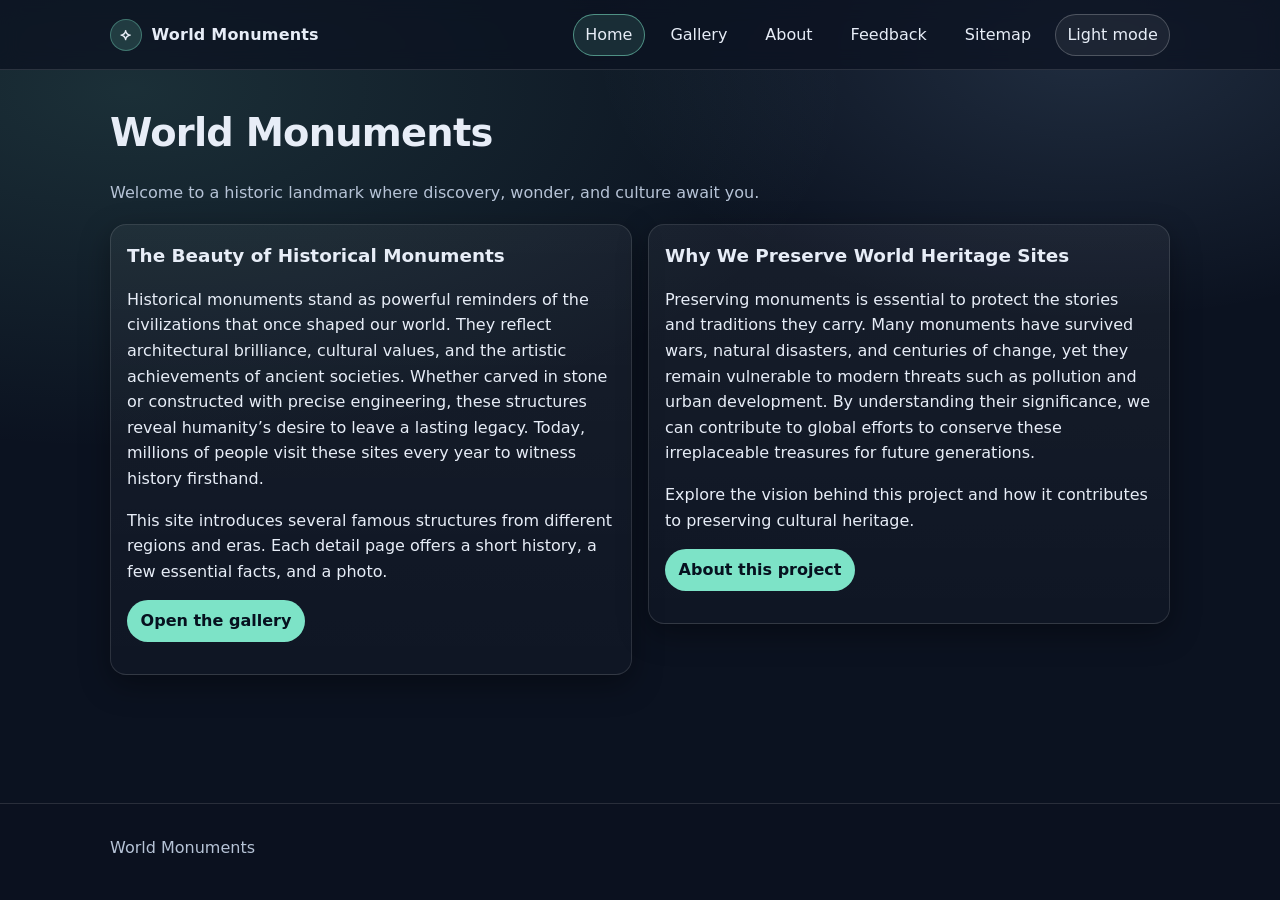
<file: index.html>
<!doctype html>
<html lang="en">
<head>
  <meta charset="utf-8">
  <meta name="viewport" content="width=device-width, initial-scale=1">
  <title>World Monuments | Home</title>
  <meta name="description" content="Explore a curated set of world monuments with short histories, key facts, and a responsive gallery.">
  <link rel="stylesheet" href="css/styles.css">
</head>
<body>
  <header class="site-header">
    <div class="container header-inner">
      <a class="brand" href="index.html">
        <span class="brand-mark" aria-hidden="true">⟡</span>
        <span class="brand-name">World Monuments</span>
      </a>
      <div class="header-actions">
        <nav class="site-nav" aria-label="Primary">
        <a href="index.html">Home</a>
        <a href="gallery.html">Gallery</a>
        <a href="about.html">About</a>
        <a href="feedback.html">Feedback</a>
        <a href="sitemap.html">Sitemap</a>
      </nav>
        <button id="darkModeBtn" class="theme-toggle" type="button" aria-pressed="false" aria-label="Switch to light mode">Light mode</button>
      </div>
    </div>
  </header>

  <main class="container">
    <h1>World Monuments</h1>

    <section class="lead">
      <p>Welcome to a historic landmark where discovery, wonder, and culture await you.</p>
    </section>

    <section aria-label="Featured reading" class="content-grid">
      <article class="card">
        <h2>The Beauty of Historical Monuments</h2>
        <p>Historical monuments stand as powerful reminders of the civilizations that once shaped our world.
            They reflect architectural brilliance, cultural values, and the artistic achievements of ancient societies.
            Whether carved in stone or constructed with precise engineering, these structures reveal humanity’s desire
            to leave a lasting legacy. Today, millions of people visit these sites every year to
            witness history firsthand.
        </p>

        <p>This site introduces several famous structures from different regions and eras. Each detail page offers a short history, a few essential facts, and a photo. </p>
        <p><a class="button" href="gallery.html">Open the gallery</a></p>
      </article>

      <article class="card">
        <h2>Why We Preserve World Heritage Sites</h2>
       <p>Preserving monuments is essential to protect the stories and traditions they carry.
                              Many monuments have survived wars, natural disasters, and centuries of change, yet they
                              remain
                              vulnerable to modern threats such as pollution and urban development. By understanding
                              their significance,
                              we can contribute to global efforts to conserve these irreplaceable treasures for future
                              generations.</p>
        <p>Explore the vision behind this project and how it contributes to preserving cultural heritage.</p>

        <p><a class="button" href="about.html">About this project</a></p>
      </article>
    </section>


  </main>
  <footer class="site-footer">
    <div class="container">
      <p>World Monuments</p>
    </div>
  </footer>
  <script src="js/main.js" defer></script>
</body>
</html>
</file>
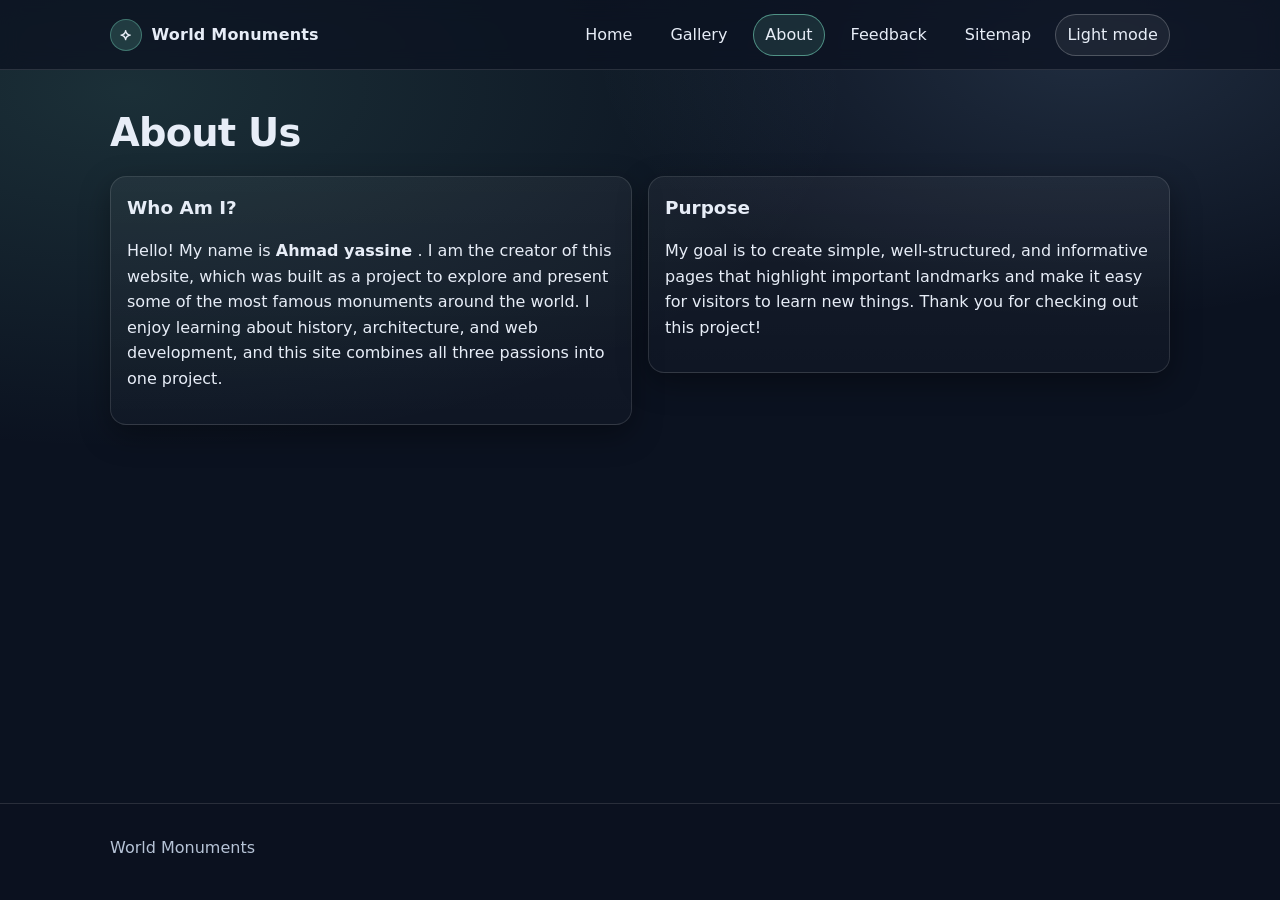
<file: about.html>
<!doctype html>
<html lang="en">
<head>
  <meta charset="utf-8">
  <meta name="viewport" content="width=device-width, initial-scale=1">
  <title>World Monuments | About</title>
  <meta name="description" content="About the World Monuments project: team members and purpose.">
  <link rel="stylesheet" href="css/styles.css">
</head>
<body>
  <header class="site-header">
    <div class="container header-inner">
      <a class="brand" href="index.html">
        <span class="brand-mark" aria-hidden="true">⟡</span>
        <span class="brand-name">World Monuments</span>
      </a>
      <div class="header-actions">
        <nav class="site-nav" aria-label="Primary">
        <a href="index.html">Home</a>
        <a href="gallery.html">Gallery</a>
        <a href="about.html">About</a>
        <a href="feedback.html">Feedback</a>
        <a href="sitemap.html">Sitemap</a>
      </nav>
        <button id="darkModeBtn" class="theme-toggle" type="button" aria-pressed="false" aria-label="Switch to light mode">Light mode</button>
      </div>
    </div>
  </header>

  <main class="container">
    <h1>About Us</h1>

    <section class="content-grid" aria-label="About content">
      <article class="card">
        <h2>Who Am I?</h2>
        <p>
            Hello! My name is
            <strong>
                  Ahmad yassine
            </strong>
            . I am the creator of this website, which was built as a project
            to explore and present some of the most famous monuments around the world. I enjoy
            learning about
            history, architecture, and web development, and this site combines all three passions into
            one
            project.
          </p>
      </article>

      <article class="card">
        <h2>Purpose</h2>
        <p>
            My goal is to create simple, well-structured, and informative pages that highlight
            important
            landmarks and make it easy for visitors to learn new things. Thank you for checking out
            this
            project!
          </p>
      </article>
    </section>

  </main>
  <footer class="site-footer">
    <div class="container">
      <p>World Monuments</p>
    </div>
  </footer>
  <script src="js/main.js" defer></script>
</body>
</html>
</file>
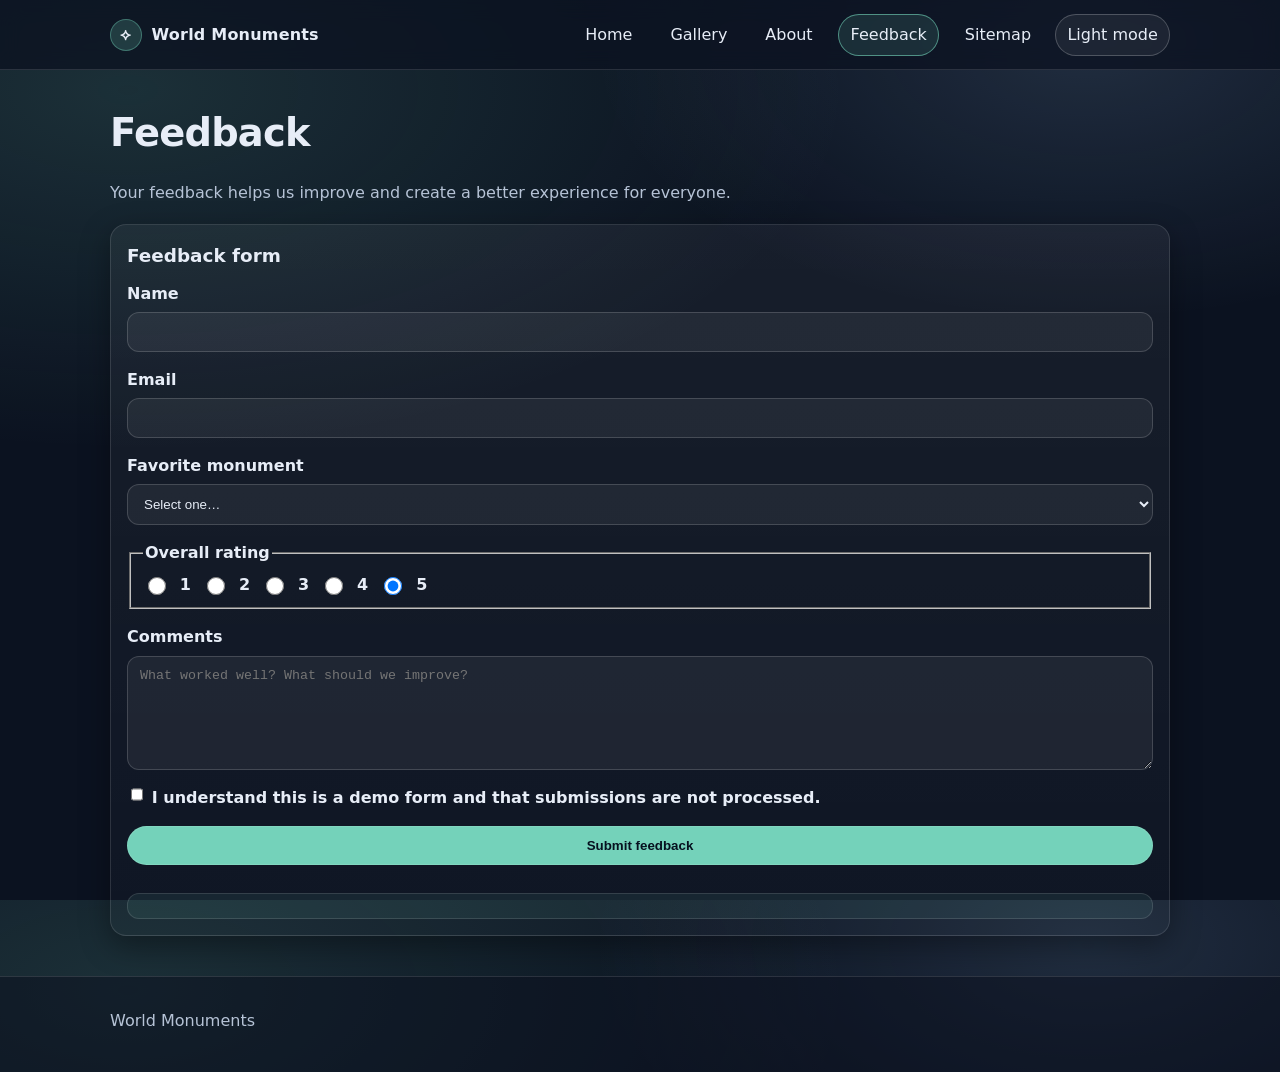
<file: feedback.html>
<!doctype html>
<html lang="en">
<head>
  <meta charset="utf-8">
  <meta name="viewport" content="width=device-width, initial-scale=1">
  <title>World Monuments | Feedback</title>
  <meta name="description" content="Send feedback about the World Monuments site using an accessible HTML form.">
  <link rel="stylesheet" href="css/styles.css">
</head>
<body>
  <header class="site-header">
    <div class="container header-inner">
      <a class="brand" href="index.html">
        <span class="brand-mark" aria-hidden="true">⟡</span>
        <span class="brand-name">World Monuments</span>
      </a>
      <div class="header-actions">
        <nav class="site-nav" aria-label="Primary">
        <a href="index.html">Home</a>
        <a href="gallery.html">Gallery</a>
        <a href="about.html">About</a>
        <a href="feedback.html">Feedback</a>
        <a href="sitemap.html">Sitemap</a>
      </nav>
        <button id="darkModeBtn" class="theme-toggle" type="button" aria-pressed="false" aria-label="Switch to light mode">Light mode</button>
      </div>
    </div>
  </header>

  <main class="container">
    <h1>Feedback</h1>

    <section class="lead">
     <p>Your feedback helps us improve and create a better experience for everyone.</p>
    </section>

    <section class="card">
      <h2>Feedback form</h2>

      <form action="" method="post" class="form">
        <div class="form-row">
          <label for="name">Name</label>
          <input id="name" name="name" type="text" autocomplete="name" required>
        </div>

        <div class="form-row">
          <label for="email">Email</label>
          <input id="email" name="email" type="email" autocomplete="email" required>
        </div>

        <div class="form-row">
          <label for="favorite">Favorite monument</label>
          <select id="favorite" name="favorite">
            <option value="">Select one…</option>
            <option value="pyramid">Great Pyramid of Giza</option>
            <option value="colosseum">Colosseum</option>
            <option value="taj">Taj Mahal</option>
            <option value="eiffel">Eiffel Tower</option>
            <option value="machu">Machu Picchu</option>
            <option value="petra">Petra (Al-Khazneh)</option>
          </select>
        </div>

        <fieldset class="form-row">
          <legend>Overall rating</legend>
          <div class="radio-row">
            <input id="rate-1" name="rating" type="radio" value="1">
            <label for="rate-1">1</label>

            <input id="rate-2" name="rating" type="radio" value="2">
            <label for="rate-2">2</label>

            <input id="rate-3" name="rating" type="radio" value="3">
            <label for="rate-3">3</label>

            <input id="rate-4" name="rating" type="radio" value="4">
            <label for="rate-4">4</label>

            <input id="rate-5" name="rating" type="radio" value="5" checked>
            <label for="rate-5">5</label>
          </div>
        </fieldset>

        <div class="form-row">
          <label for="message">Comments</label>
          <textarea id="message" name="message" rows="6" placeholder="What worked well? What should we improve?"></textarea>
        </div>

        <div class="form-row checkbox-row">
          <input id="consent" name="consent" type="checkbox" required>
          <label for="consent">I understand this is a demo form and that submissions are not processed.</label>
        </div>

        <div class="form-row">
          <button type="submit">Submit feedback</button>
        </div>
      
        <p id="formStatus" class="form-status" role="status" aria-live="polite"></p>
      </form>
    </section>
  </main>
  <footer class="site-footer">
    <div class="container">
      <p>World Monuments</p>
    </div>
  </footer>
  <script src="js/main.js" defer></script>
</body>
</html>
</file>
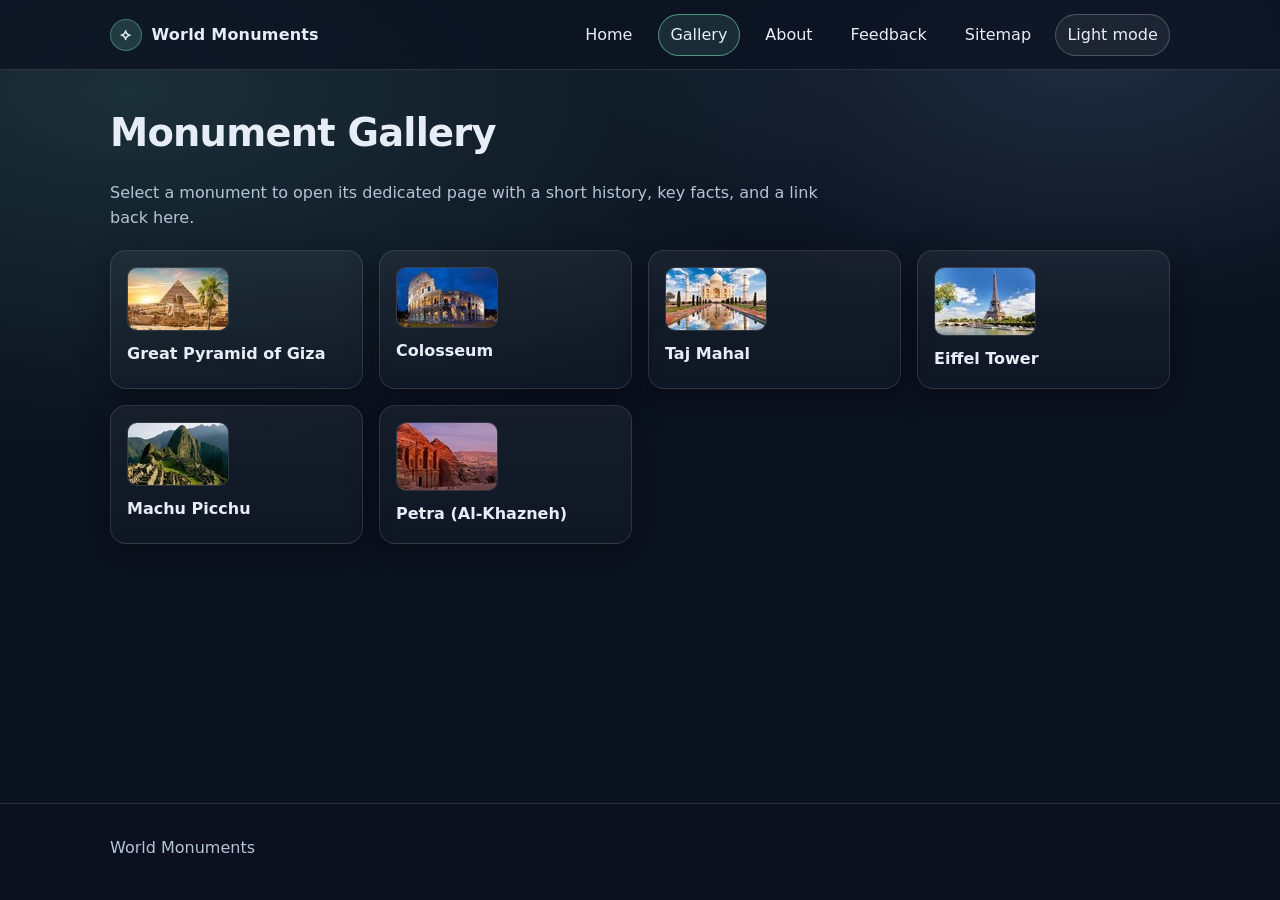
<file: gallery.html>
<!doctype html>
<html lang="en">
<head>
  <meta charset="utf-8">
  <meta name="viewport" content="width=device-width, initial-scale=1">
  <title>World Monuments | Gallery</title>
  <meta name="description" content="Browse monument thumbnails in a responsive grid and open individual detail pages for history and facts.">
  <link rel="stylesheet" href="css/styles.css">
</head>
<body>
  <header class="site-header">
    <div class="container header-inner">
      <a class="brand" href="index.html">
        <span class="brand-mark" aria-hidden="true">⟡</span>
        <span class="brand-name">World Monuments</span>
      </a>
      <div class="header-actions">
        <nav class="site-nav" aria-label="Primary">
        <a href="index.html">Home</a>
        <a href="gallery.html">Gallery</a>
        <a href="about.html">About</a>
        <a href="feedback.html">Feedback</a>
        <a href="sitemap.html">Sitemap</a>
      </nav>
        <button id="darkModeBtn" class="theme-toggle" type="button" aria-pressed="false" aria-label="Switch to light mode">Light mode</button>
      </div>
    </div>
  </header>

  <main class="container">
    <h1>Monument Gallery</h1>

    <section class="lead">
      <p>Select a monument to open its dedicated page with a short history, key facts, and a link back here.</p>
    </section>

    <section class="gallery-grid" aria-label="Monument thumbnails">
      
      <article class="card gallery-item">
        <a class="gallery-link" href="monument-1.html">
          <figure>
            <img src="images/Giza-thumb.jpg" alt="Illustration thumbnail of the Great Pyramid of Giza" loading="lazy">
            <figcaption>Great Pyramid of Giza</figcaption>
          </figure>
        </a>
      </article>
    
      <article class="card gallery-item">
        <a class="gallery-link" href="monument-2.html">
          <figure>
            <img src="images/colosseum-thumb.jpeg" alt="Illustration thumbnail of the Roman Colosseum" loading="lazy">
            <figcaption>Colosseum</figcaption>
          </figure>
        </a>
      </article>
    
      <article class="card gallery-item">
        <a class="gallery-link" href="monument-3.html">
          <figure>
            <img src="images/taj mahal-thumb.jpeg" alt="Illustration thumbnail of the Taj Mahal" loading="lazy">
            <figcaption>Taj Mahal</figcaption>
          </figure>
        </a>
      </article>
    
      <article class="card gallery-item">
        <a class="gallery-link" href="monument-4.html">
          <figure>
            <img src="images/eifle-thumb.jpg" alt="Illustration thumbnail of the Eiffel Tower" loading="lazy">
            <figcaption>Eiffel Tower</figcaption>
          </figure>
        </a>
      </article>
    
      <article class="card gallery-item">
        <a class="gallery-link" href="monument-5.html">
          <figure>
            <img src="images/machu picchu-thumb.jpeg" alt="Illustration thumbnail of Machu Picchu terraces" loading="lazy">
            <figcaption>Machu Picchu</figcaption>
          </figure>
        </a>
      </article>
    
      <article class="card gallery-item">
        <a class="gallery-link" href="monument-6.html">
          <figure>
            <img src="images/petra al khazneh-thumb.jpeg" alt="Illustration thumbnail of Petra's Treasury façade" loading="lazy">
            <figcaption>Petra (Al-Khazneh)</figcaption>
          </figure>
        </a>
      </article>
    
    </section>
  </main>
  <footer class="site-footer">
    <div class="container">
      <p>World Monuments</p>
    </div>
  </footer>
  <script src="js/main.js" defer></script>
</body>
</html>
</file>
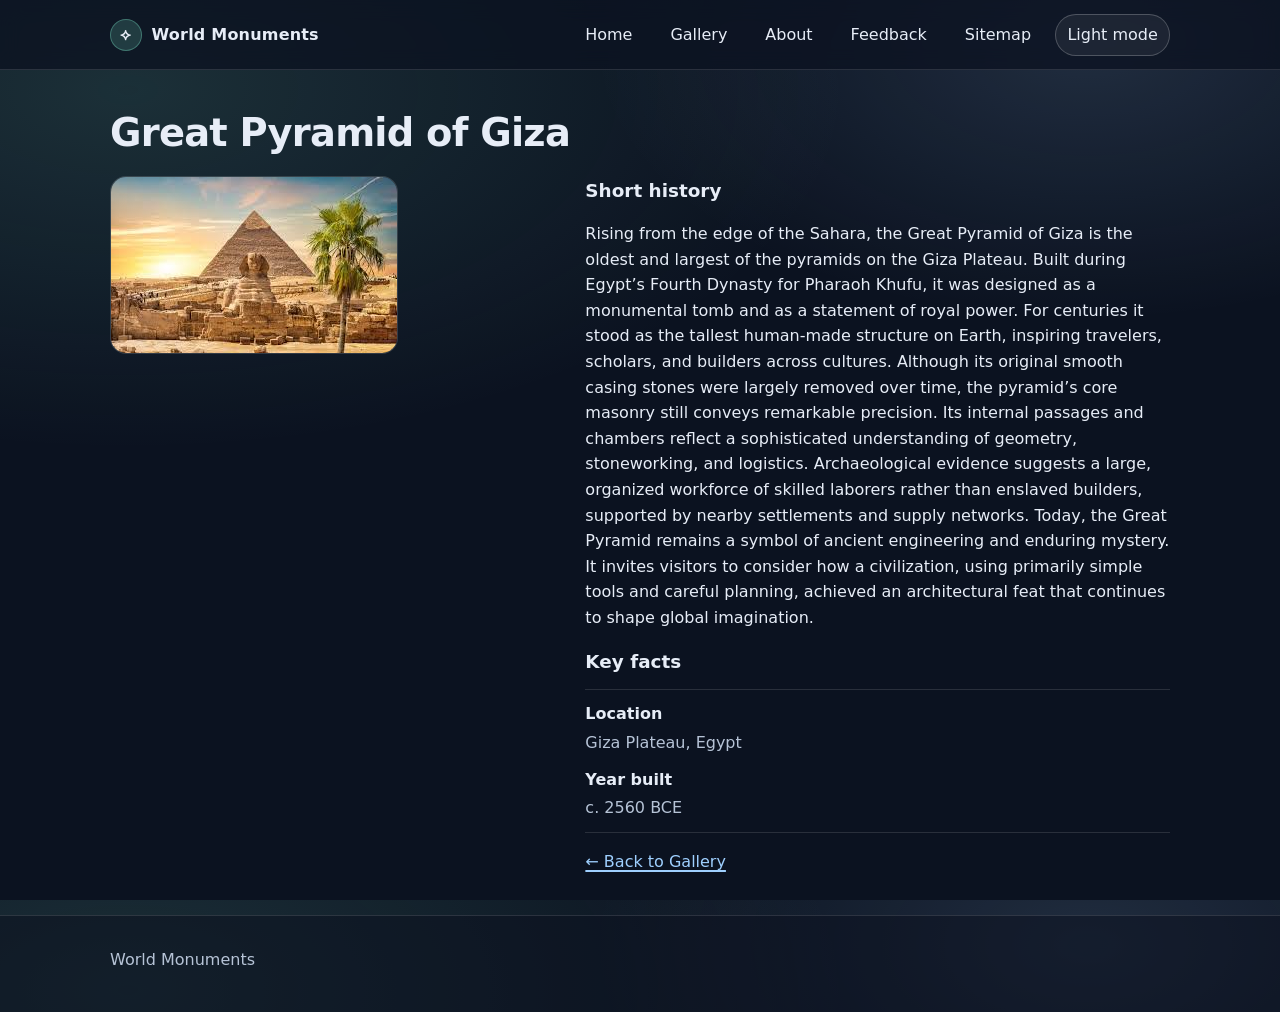
<file: monument-1.html>
<!doctype html>
<html lang="en">
<head>
  <meta charset="utf-8">
  <meta name="viewport" content="width=device-width, initial-scale=1">
  <title>World Monuments | Great Pyramid of Giza</title>
  <meta name="description" content="History and facts for Great Pyramid of Giza.">
  <link rel="stylesheet" href="css/styles.css">
</head>
<body>
  <header class="site-header">
    <div class="container header-inner">
      <a class="brand" href="index.html">
        <span class="brand-mark" aria-hidden="true">⟡</span>
        <span class="brand-name">World Monuments</span>
      </a>
      <div class="header-actions">
        <nav class="site-nav" aria-label="Primary">
        <a href="index.html">Home</a>
        <a href="gallery.html">Gallery</a>
        <a href="about.html">About</a>
        <a href="feedback.html">Feedback</a>
        <a href="sitemap.html">Sitemap</a>
      </nav>
        <button id="darkModeBtn" class="theme-toggle" type="button" aria-pressed="false" aria-label="Switch to light mode">Light mode</button>
      </div>
    </div>
  </header>

  <main class="container">
    <h1>Great Pyramid of Giza</h1>

    <section class="detail-layout" aria-label="Monument detail layout">
      <figure class="detail-figure">

        <img src="images/Giza.jpeg" alt="Stylized illustration of the Great Pyramid of Giza under a clear sky">

      </figure>

      <article class="detail-article">
        <h2>Short history</h2>
        <p>Rising from the edge of the Sahara, the Great Pyramid of Giza is the oldest and largest of the pyramids on the Giza Plateau. Built during Egypt’s Fourth Dynasty for Pharaoh Khufu, it was designed as a monumental tomb and as a statement of royal power. For centuries it stood as the tallest human-made structure on Earth, inspiring travelers, scholars, and builders across cultures.

Although its original smooth casing stones were largely removed over time, the pyramid’s core masonry still conveys remarkable precision. Its internal passages and chambers reflect a sophisticated understanding of geometry, stoneworking, and logistics. Archaeological evidence suggests a large, organized workforce of skilled laborers rather than enslaved builders, supported by nearby settlements and supply networks.

Today, the Great Pyramid remains a symbol of ancient engineering and enduring mystery. It invites visitors to consider how a civilization, using primarily simple tools and careful planning, achieved an architectural feat that continues to shape global imagination.</p>

        <h2>Key facts</h2>
        <dl class="facts">
          <dt>Location</dt>
          <dd>Giza Plateau, Egypt</dd>
          <dt>Year built</dt>
          <dd>c. 2560 BCE</dd>
        </dl>

        <p class="backlink"><a href="gallery.html">← Back to Gallery</a></p>
      </article>
    </section>
  </main>
  <footer class="site-footer">
    <div class="container">
      <p>World Monuments</p>
    </div>
  </footer>
  <script src="js/main.js" defer></script>
</body>
</html>
</file>
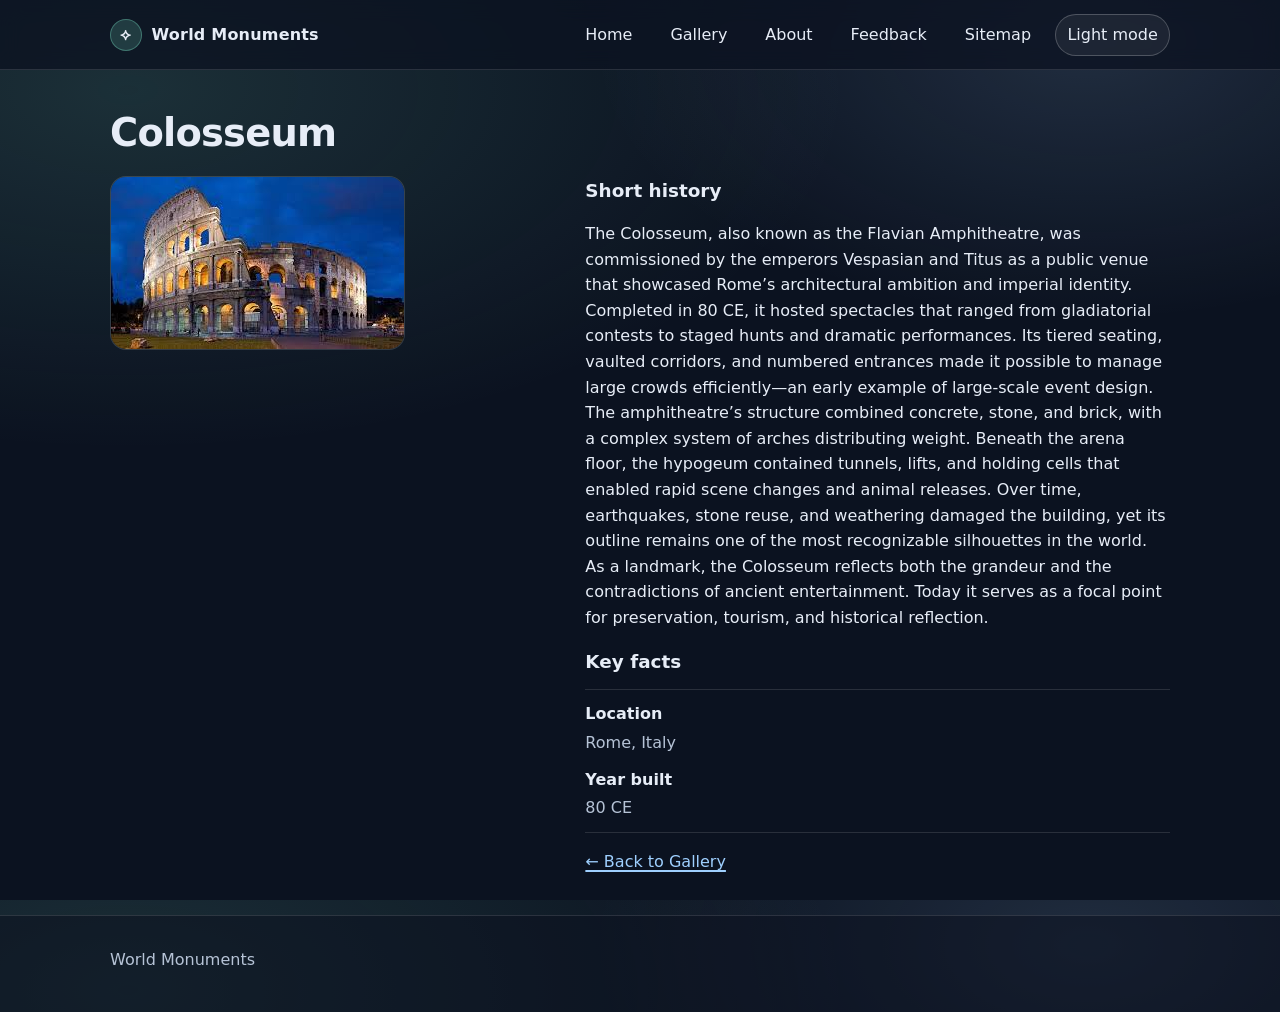
<file: monument-2.html>
<!doctype html>
<html lang="en">
<head>
  <meta charset="utf-8">
  <meta name="viewport" content="width=device-width, initial-scale=1">
  <title>World Monuments | Colosseum</title>
  <meta name="description" content="History and facts for Colosseum.">
  <link rel="stylesheet" href="css/styles.css">
</head>
<body>
  <header class="site-header">
    <div class="container header-inner">
      <a class="brand" href="index.html">
        <span class="brand-mark" aria-hidden="true">⟡</span>
        <span class="brand-name">World Monuments</span>
      </a>
      <div class="header-actions">
        <nav class="site-nav" aria-label="Primary">
        <a href="index.html">Home</a>
        <a href="gallery.html">Gallery</a>
        <a href="about.html">About</a>
        <a href="feedback.html">Feedback</a>
        <a href="sitemap.html">Sitemap</a>
      </nav>
        <button id="darkModeBtn" class="theme-toggle" type="button" aria-pressed="false" aria-label="Switch to light mode">Light mode</button>
      </div>
    </div>
  </header>

  <main class="container">
    <h1>Colosseum</h1>

    <section class="detail-layout" aria-label="Monument detail layout">
      <figure class="detail-figure">
        <img src="images/colosseum.jpeg" alt="Stylized illustration of the Colosseum with arched entrances">
        
      </figure>

      <article class="detail-article">
        <h2>Short history</h2>
        <p>The Colosseum, also known as the Flavian Amphitheatre, was commissioned by the emperors Vespasian and Titus as a public venue that showcased Rome’s architectural ambition and imperial identity. Completed in 80 CE, it hosted spectacles that ranged from gladiatorial contests to staged hunts and dramatic performances. Its tiered seating, vaulted corridors, and numbered entrances made it possible to manage large crowds efficiently—an early example of large-scale event design.

The amphitheatre’s structure combined concrete, stone, and brick, with a complex system of arches distributing weight. Beneath the arena floor, the hypogeum contained tunnels, lifts, and holding cells that enabled rapid scene changes and animal releases. Over time, earthquakes, stone reuse, and weathering damaged the building, yet its outline remains one of the most recognizable silhouettes in the world.

As a landmark, the Colosseum reflects both the grandeur and the contradictions of ancient entertainment. Today it serves as a focal point for preservation, tourism, and historical reflection.</p>

        <h2>Key facts</h2>
        <dl class="facts">
          <dt>Location</dt>
          <dd>Rome, Italy</dd>
          <dt>Year built</dt>
          <dd>80 CE</dd>
        </dl>

        <p class="backlink"><a href="gallery.html">← Back to Gallery</a></p>
      </article>
    </section>
  </main>
  <footer class="site-footer">
    <div class="container">
      <p>World Monuments</p>
    </div>
  </footer>
  <script src="js/main.js" defer></script>
</body>
</html>
</file>
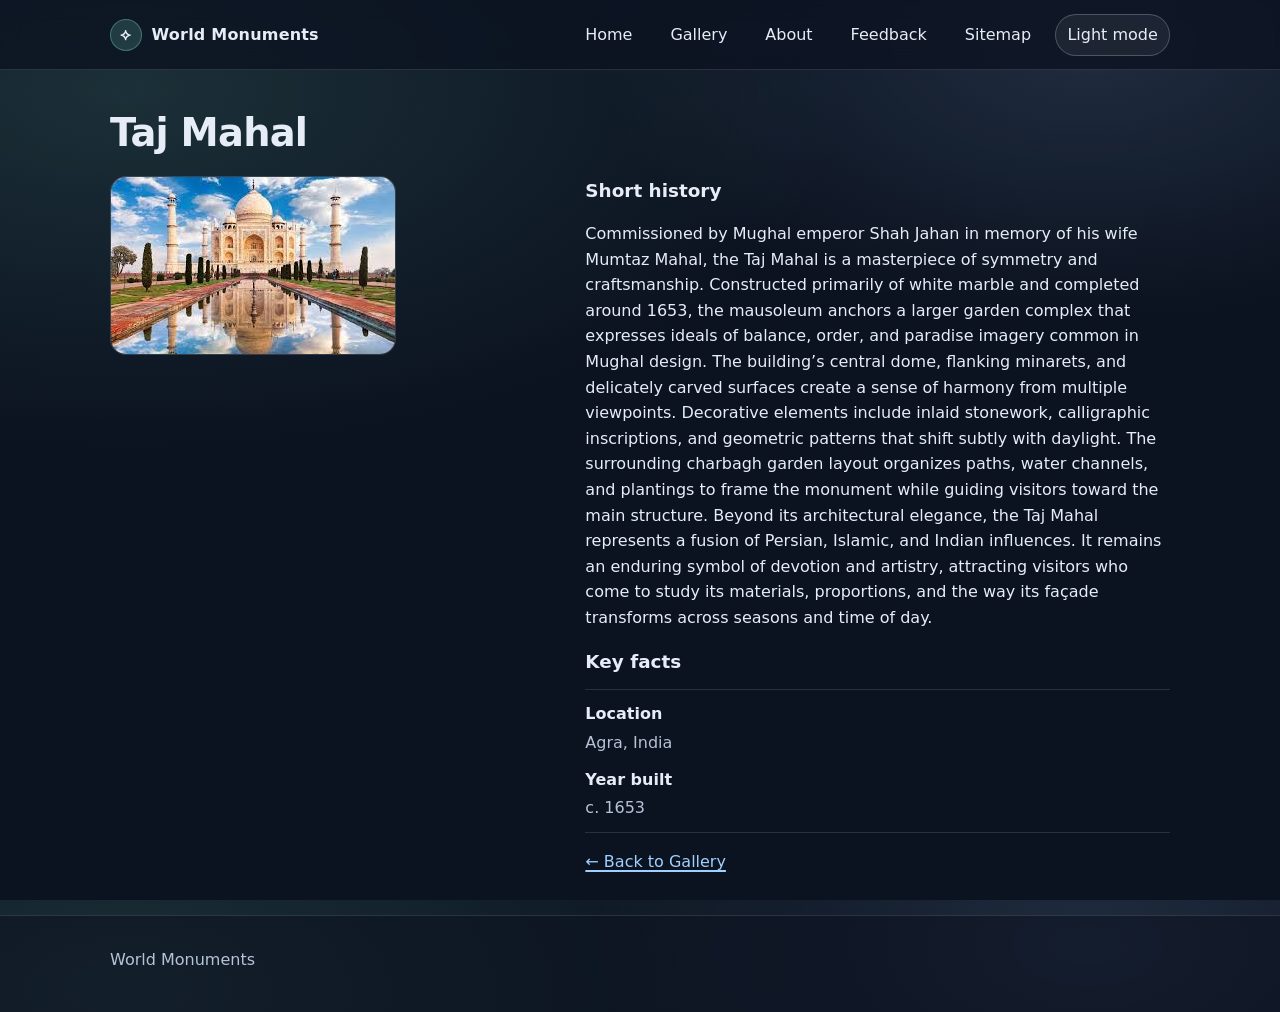
<file: monument-3.html>
<!doctype html>
<html lang="en">
<head>
  <meta charset="utf-8">
  <meta name="viewport" content="width=device-width, initial-scale=1">
  <title>World Monuments | Taj Mahal</title>
  <meta name="description" content="History and facts for Taj Mahal.">
  <link rel="stylesheet" href="css/styles.css">
</head>
<body>
  <header class="site-header">
    <div class="container header-inner">
      <a class="brand" href="index.html">
        <span class="brand-mark" aria-hidden="true">⟡</span>
        <span class="brand-name">World Monuments</span>
      </a>
      <div class="header-actions">
        <nav class="site-nav" aria-label="Primary">
        <a href="index.html">Home</a>
        <a href="gallery.html">Gallery</a>
        <a href="about.html">About</a>
        <a href="feedback.html">Feedback</a>
        <a href="sitemap.html">Sitemap</a>
      </nav>
        <button id="darkModeBtn" class="theme-toggle" type="button" aria-pressed="false" aria-label="Switch to light mode">Light mode</button>
      </div>
    </div>
  </header>

  <main class="container">
    <h1>Taj Mahal</h1>

    <section class="detail-layout" aria-label="Monument detail layout">
      <figure class="detail-figure">
        <img src="images/taj mahal.jpeg" alt="Stylized illustration of the Taj Mahal with its central dome and reflecting pool">
        
      </figure>

      <article class="detail-article">
        <h2>Short history</h2>
        <p>Commissioned by Mughal emperor Shah Jahan in memory of his wife Mumtaz Mahal, the Taj Mahal is a masterpiece of symmetry and craftsmanship. Constructed primarily of white marble and completed around 1653, the mausoleum anchors a larger garden complex that expresses ideals of balance, order, and paradise imagery common in Mughal design.

The building’s central dome, flanking minarets, and delicately carved surfaces create a sense of harmony from multiple viewpoints. Decorative elements include inlaid stonework, calligraphic inscriptions, and geometric patterns that shift subtly with daylight. The surrounding charbagh garden layout organizes paths, water channels, and plantings to frame the monument while guiding visitors toward the main structure.

Beyond its architectural elegance, the Taj Mahal represents a fusion of Persian, Islamic, and Indian influences. It remains an enduring symbol of devotion and artistry, attracting visitors who come to study its materials, proportions, and the way its façade transforms across seasons and time of day.</p>

        <h2>Key facts</h2>
        <dl class="facts">
          <dt>Location</dt>
          <dd>Agra, India</dd>
          <dt>Year built</dt>
          <dd>c. 1653</dd>
        </dl>

        <p class="backlink"><a href="gallery.html">← Back to Gallery</a></p>
      </article>
    </section>
  </main>
  <footer class="site-footer">
    <div class="container">
      <p>World Monuments</p>
    </div>
  </footer>
  <script src="js/main.js" defer></script>
</body>
</html>
</file>
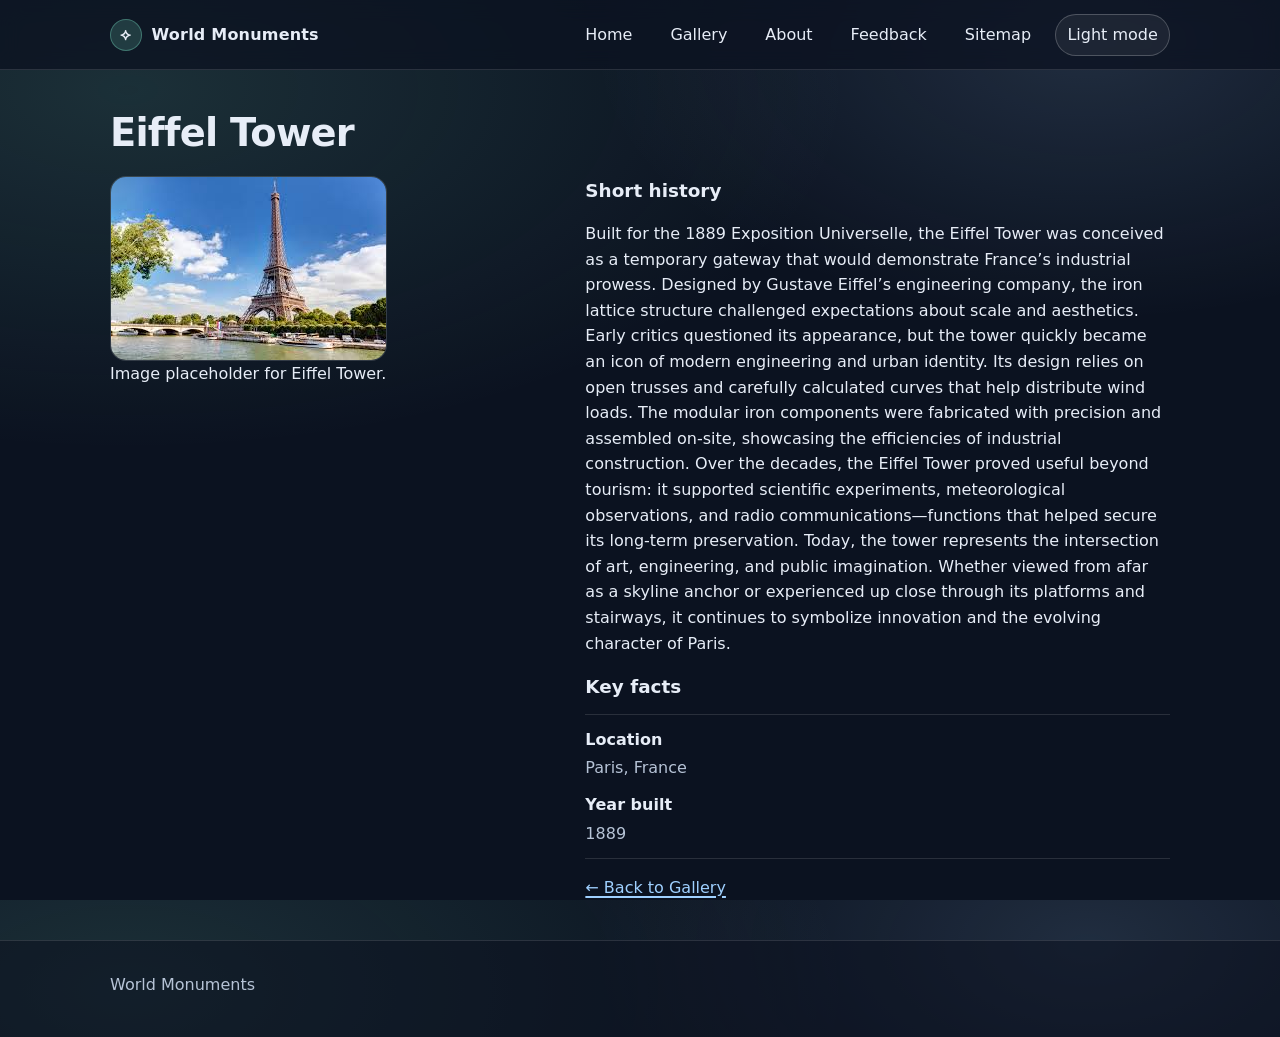
<file: monument-4.html>
<!doctype html>
<html lang="en">
<head>
  <meta charset="utf-8">
  <meta name="viewport" content="width=device-width, initial-scale=1">
  <title>World Monuments | Eiffel Tower</title>
  <meta name="description" content="History and facts for Eiffel Tower.">
  <link rel="stylesheet" href="css/styles.css">
</head>
<body>
  <header class="site-header">
    <div class="container header-inner">
      <a class="brand" href="index.html">
        <span class="brand-mark" aria-hidden="true">⟡</span>
        <span class="brand-name">World Monuments</span>
      </a>
      <div class="header-actions">
        <nav class="site-nav" aria-label="Primary">
        <a href="index.html">Home</a>
        <a href="gallery.html">Gallery</a>
        <a href="about.html">About</a>
        <a href="feedback.html">Feedback</a>
        <a href="sitemap.html">Sitemap</a>
      </nav>
        <button id="darkModeBtn" class="theme-toggle" type="button" aria-pressed="false" aria-label="Switch to light mode">Light mode</button>
      </div>
    </div>
  </header>

  <main class="container">
    <h1>Eiffel Tower</h1>

    <section class="detail-layout" aria-label="Monument detail layout">
      <figure class="detail-figure">
        <img src="images/eifle.jpeg" alt="Stylized illustration of the Eiffel Tower seen from the Champ de Mars">
        <figcaption>Image placeholder for Eiffel Tower.</figcaption>
      </figure>

      <article class="detail-article">
        <h2>Short history</h2>
        <p>Built for the 1889 Exposition Universelle, the Eiffel Tower was conceived as a temporary gateway that would demonstrate France’s industrial prowess. Designed by Gustave Eiffel’s engineering company, the iron lattice structure challenged expectations about scale and aesthetics. Early critics questioned its appearance, but the tower quickly became an icon of modern engineering and urban identity.

Its design relies on open trusses and carefully calculated curves that help distribute wind loads. The modular iron components were fabricated with precision and assembled on-site, showcasing the efficiencies of industrial construction. Over the decades, the Eiffel Tower proved useful beyond tourism: it supported scientific experiments, meteorological observations, and radio communications—functions that helped secure its long-term preservation.

Today, the tower represents the intersection of art, engineering, and public imagination. Whether viewed from afar as a skyline anchor or experienced up close through its platforms and stairways, it continues to symbolize innovation and the evolving character of Paris.</p>

        <h2>Key facts</h2>
        <dl class="facts">
          <dt>Location</dt>
          <dd>Paris, France</dd>
          <dt>Year built</dt>
          <dd>1889</dd>
        </dl>

        <p class="backlink"><a href="gallery.html">← Back to Gallery</a></p>
      </article>
    </section>
  </main>
  <footer class="site-footer">
    <div class="container">
      <p>World Monuments</p>
    </div>
  </footer>
  <script src="js/main.js" defer></script>
</body>
</html>
</file>
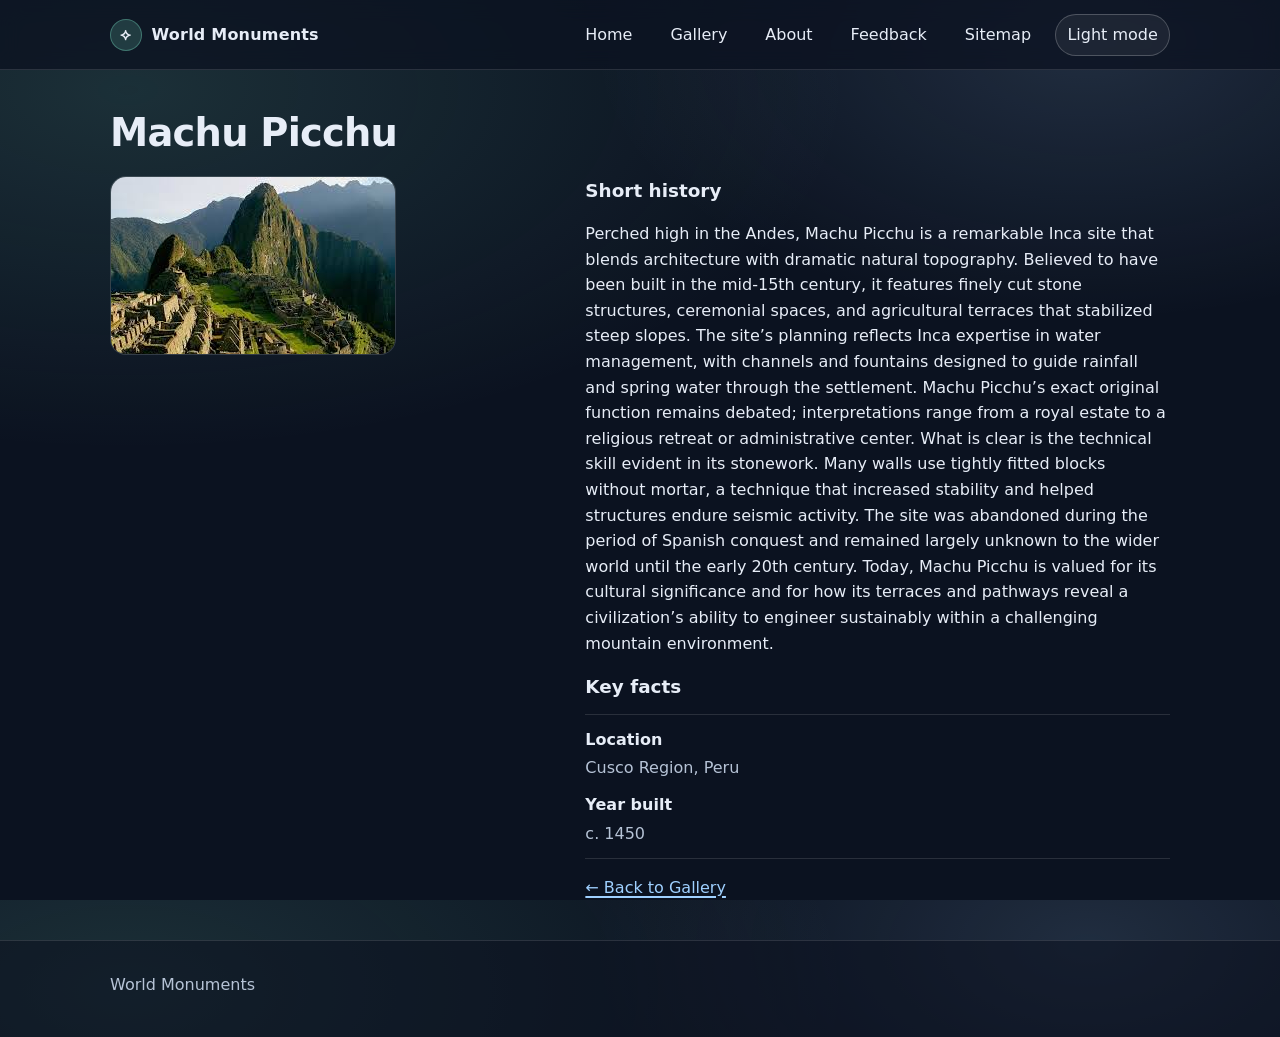
<file: monument-5.html>
<!doctype html>
<html lang="en">
<head>
  <meta charset="utf-8">
  <meta name="viewport" content="width=device-width, initial-scale=1">
  <title>World Monuments | Machu Picchu</title>
  <meta name="description" content="History and facts for Machu Picchu.">
  <link rel="stylesheet" href="css/styles.css">
</head>
<body>
  <header class="site-header">
    <div class="container header-inner">
      <a class="brand" href="index.html">
        <span class="brand-mark" aria-hidden="true">⟡</span>
        <span class="brand-name">World Monuments</span>
      </a>
      <div class="header-actions">
        <nav class="site-nav" aria-label="Primary">
        <a href="index.html">Home</a>
        <a href="gallery.html">Gallery</a>
        <a href="about.html">About</a>
        <a href="feedback.html">Feedback</a>
        <a href="sitemap.html">Sitemap</a>
      </nav>
        <button id="darkModeBtn" class="theme-toggle" type="button" aria-pressed="false" aria-label="Switch to light mode">Light mode</button>
      </div>
    </div>
  </header>

  <main class="container">
    <h1>Machu Picchu</h1>

    <section class="detail-layout" aria-label="Monument detail layout">
      <figure class="detail-figure">
        <img src="images/machu picchu.jpeg" alt="Stylized illustration of Machu Picchu with mountain terraces">
        
      </figure>

      <article class="detail-article">
        <h2>Short history</h2>
        <p>Perched high in the Andes, Machu Picchu is a remarkable Inca site that blends architecture with dramatic natural topography. Believed to have been built in the mid-15th century, it features finely cut stone structures, ceremonial spaces, and agricultural terraces that stabilized steep slopes. The site’s planning reflects Inca expertise in water management, with channels and fountains designed to guide rainfall and spring water through the settlement.

Machu Picchu’s exact original function remains debated; interpretations range from a royal estate to a religious retreat or administrative center. What is clear is the technical skill evident in its stonework. Many walls use tightly fitted blocks without mortar, a technique that increased stability and helped structures endure seismic activity.

The site was abandoned during the period of Spanish conquest and remained largely unknown to the wider world until the early 20th century. Today, Machu Picchu is valued for its cultural significance and for how its terraces and pathways reveal a civilization’s ability to engineer sustainably within a challenging mountain environment.</p>

        <h2>Key facts</h2>
        <dl class="facts">
          <dt>Location</dt>
          <dd>Cusco Region, Peru</dd>
          <dt>Year built</dt>
          <dd>c. 1450</dd>
        </dl>

        <p class="backlink"><a href="gallery.html">← Back to Gallery</a></p>
      </article>
    </section>
  </main>
  <footer class="site-footer">
    <div class="container">
      <p>World Monuments</p>
    </div>
  </footer>
  <script src="js/main.js" defer></script>
</body>
</html>
</file>
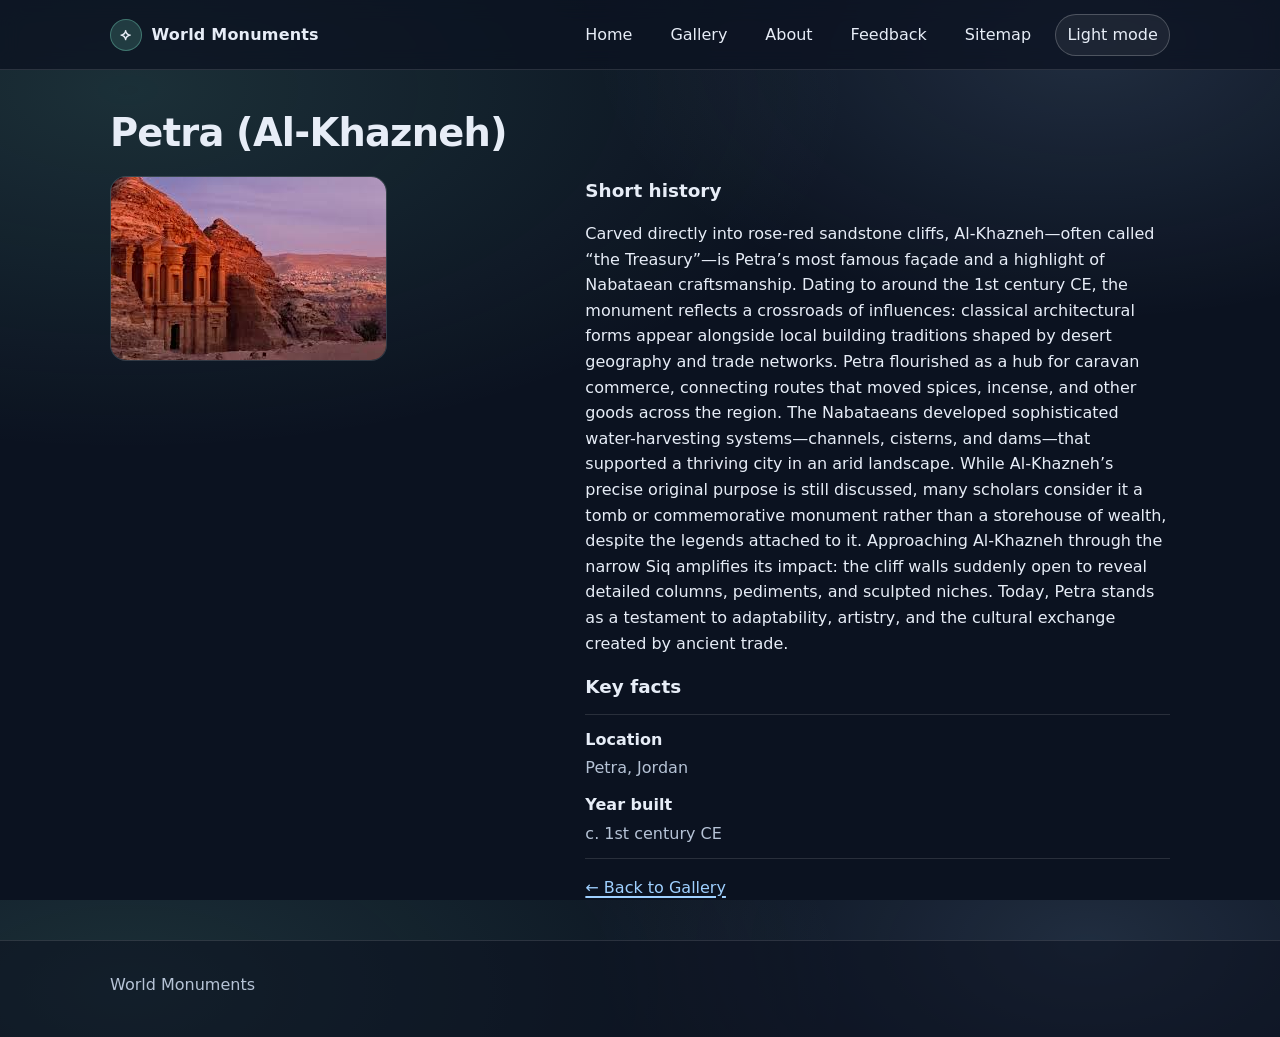
<file: monument-6.html>
<!doctype html>
<html lang="en">
<head>
  <meta charset="utf-8">
  <meta name="viewport" content="width=device-width, initial-scale=1">
  <title>World Monuments | Petra (Al-Khazneh)</title>
  <meta name="description" content="History and facts for Petra (Al-Khazneh).">
  <link rel="stylesheet" href="css/styles.css">
</head>
<body>
  <header class="site-header">
    <div class="container header-inner">
      <a class="brand" href="index.html">
        <span class="brand-mark" aria-hidden="true">⟡</span>
        <span class="brand-name">World Monuments</span>
      </a>
      <div class="header-actions">
        <nav class="site-nav" aria-label="Primary">
        <a href="index.html">Home</a>
        <a href="gallery.html">Gallery</a>
        <a href="about.html">About</a>
        <a href="feedback.html">Feedback</a>
        <a href="sitemap.html">Sitemap</a>
      </nav>
        <button id="darkModeBtn" class="theme-toggle" type="button" aria-pressed="false" aria-label="Switch to light mode">Light mode</button>
      </div>
    </div>
  </header>

  <main class="container">
    <h1>Petra (Al-Khazneh)</h1>

    <section class="detail-layout" aria-label="Monument detail layout">
      <figure class="detail-figure">
        <img src="images/petra al khazneh.jpeg" alt="Stylized illustration of Petra's Al-Khazneh carved into rose-colored rock">
        
      </figure>

      <article class="detail-article">
        <h2>Short history</h2>
        <p>Carved directly into rose-red sandstone cliffs, Al-Khazneh—often called “the Treasury”—is Petra’s most famous façade and a highlight of Nabataean craftsmanship. Dating to around the 1st century CE, the monument reflects a crossroads of influences: classical architectural forms appear alongside local building traditions shaped by desert geography and trade networks.

Petra flourished as a hub for caravan commerce, connecting routes that moved spices, incense, and other goods across the region. The Nabataeans developed sophisticated water-harvesting systems—channels, cisterns, and dams—that supported a thriving city in an arid landscape. While Al-Khazneh’s precise original purpose is still discussed, many scholars consider it a tomb or commemorative monument rather than a storehouse of wealth, despite the legends attached to it.

Approaching Al-Khazneh through the narrow Siq amplifies its impact: the cliff walls suddenly open to reveal detailed columns, pediments, and sculpted niches. Today, Petra stands as a testament to adaptability, artistry, and the cultural exchange created by ancient trade.</p>

        <h2>Key facts</h2>
        <dl class="facts">
          <dt>Location</dt>
          <dd>Petra, Jordan</dd>
          <dt>Year built</dt>
          <dd>c. 1st century CE</dd>
        </dl>

        <p class="backlink"><a href="gallery.html">← Back to Gallery</a></p>
      </article>
    </section>
  </main>
  <footer class="site-footer">
    <div class="container">
      <p>World Monuments</p>
    </div>
  </footer>
  <script src="js/main.js" defer></script>
</body>
</html>
</file>
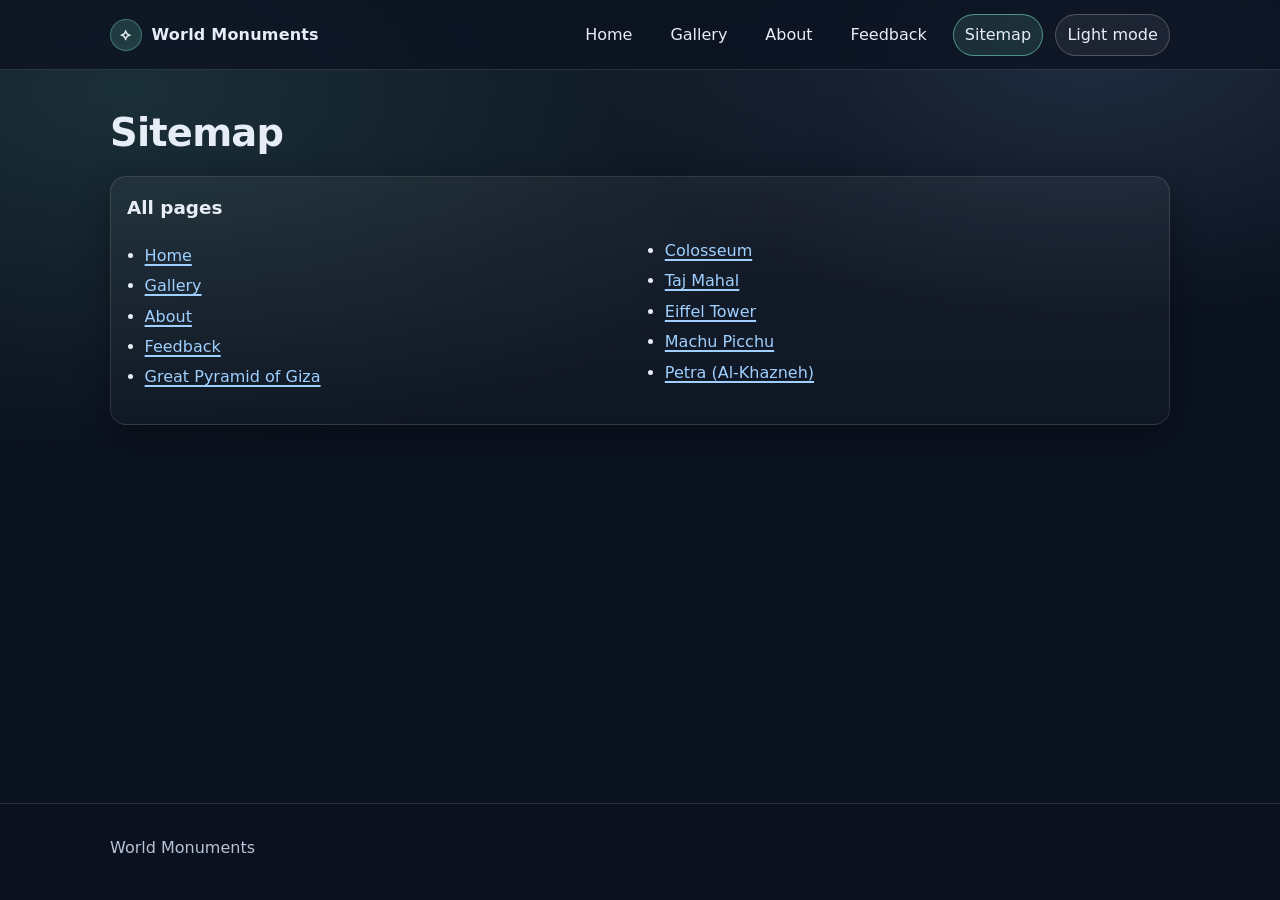
<file: sitemap.html>
<!doctype html>
<html lang="en">
<head>
  <meta charset="utf-8">
  <meta name="viewport" content="width=device-width, initial-scale=1">
  <title>World Monuments | Sitemap</title>
  <meta name="description" content="A simple sitemap listing all pages in the World Monuments static site.">
  <link rel="stylesheet" href="css/styles.css">
</head>
<body>
  <header class="site-header">
    <div class="container header-inner">
      <a class="brand" href="index.html">
        <span class="brand-mark" aria-hidden="true">⟡</span>
        <span class="brand-name">World Monuments</span>
      </a>
      <div class="header-actions">
        <nav class="site-nav" aria-label="Primary">
        <a href="index.html">Home</a>
        <a href="gallery.html">Gallery</a>
        <a href="about.html">About</a>
        <a href="feedback.html">Feedback</a>
        <a href="sitemap.html">Sitemap</a>
      </nav>
        <button id="darkModeBtn" class="theme-toggle" type="button" aria-pressed="false" aria-label="Switch to light mode">Light mode</button>
      </div>
    </div>
  </header>

  <main class="container">
    <h1>Sitemap</h1>

    <section class="card">
      <h2>All pages</h2>
      <ul class="sitemap-list">
        <li><a href="index.html">Home</a></li>
<li><a href="gallery.html">Gallery</a></li>
<li><a href="about.html">About</a></li>
<li><a href="feedback.html">Feedback</a></li>
<li><a href="monument-1.html">Great Pyramid of Giza</a></li>
<li><a href="monument-2.html">Colosseum</a></li>
<li><a href="monument-3.html">Taj Mahal</a></li>
<li><a href="monument-4.html">Eiffel Tower</a></li>
<li><a href="monument-5.html">Machu Picchu</a></li>
<li><a href="monument-6.html">Petra (Al-Khazneh)</a></li>
      </ul>
    </section>
  </main>
  <footer class="site-footer">
    <div class="container">
      <p>World Monuments</p>
    </div>
  </footer>
  <script src="js/main.js" defer></script>
</body>
</html>
</file>
<file: css/styles.css>
/* Base / Reset */
:root{
  --bg: #0b1220;
  --surface: #111b31;
  --card: #0f1a2f;
  --text: #e7edf7;
  --muted: #b6c3d6;
  --link: #9fd0ff;
  --accent: #7de3c7;
  --border: rgba(255,255,255,0.12);
  --shadow: 0 10px 30px rgba(0,0,0,0.35);
  --radius: 16px;
  --max: 1060px;
}

*{ box-sizing: border-box; }

html, body{
  margin: 0;
  padding: 0;
  height: 100%;
}

body{
  font-family: system-ui, -apple-system, Segoe UI, Roboto, Arial, sans-serif;
  line-height: 1.6;
  color: var(--text);
  background: radial-gradient(1200px 600px at 10% 10%, rgba(125,227,199,0.14), transparent 60%),
              radial-gradient(900px 500px at 85% 5%, rgba(159,208,255,0.14), transparent 55%),
              var(--bg);
  min-height: 100vh;
  display: flex;
  flex-direction: column;

  
}

img{
  max-width: 100%;
  height: auto;
  display: block;
}

a{
  color: var(--link);
  text-decoration-thickness: 2px;
  text-underline-offset: 3px;
}

a:hover{
  text-decoration-thickness: 3px;
}

.container{
  width: min(var(--max), calc(100% - 2rem));
  margin: 0 auto;
}

/* Focus styles (keyboard accessibility) */
a:focus-visible,
button:focus-visible,
input:focus-visible,
select:focus-visible,
textarea:focus-visible{
  outline: 3px solid var(--accent);
  outline-offset: 3px;
  border-radius: 10px;
}

/* Header / Nav */
.site-header{
  position: sticky;
  top: 0;
  z-index: 10;
  -webkit-backdrop-filter: blur(10px);
  backdrop-filter: blur(10px);
  background: rgba(11,18,32,0.75);
  border-bottom: 1px solid var(--border);
}

.header-inner{
  display: flex;
  align-items: center;
  justify-content: space-between;
  padding: 0.85rem 0;
  gap: 1rem;
}

.brand{
  display: inline-flex;
  gap: 0.6rem;
  align-items: center;
  text-decoration: none;
  color: var(--text);
  font-weight: 700;
  letter-spacing: 0.2px;
}

.brand-mark{
  width: 2rem;
  height: 2rem;
  display: inline-grid;
  place-items: center;
  border-radius: 999px;
  background: rgba(125,227,199,0.18);
  border: 1px solid rgba(125,227,199,0.35);
}

.site-nav{
  display: flex;
  gap: 0.85rem;
  flex-wrap: wrap;
}

.site-nav a{
  text-decoration: none;
  padding: 0.45rem 0.7rem;
  border-radius: 999px;
  border: 1px solid transparent;
  color: var(--text);
}

.site-nav a:hover{
  border-color: rgba(255,255,255,0.22);
  background: rgba(255,255,255,0.06);
}

/* Main content */
main{
  padding: 2rem 0 2.5rem;
  flex: 1;
}

h1{
  font-size: clamp(1.8rem, 3vw, 2.4rem);
  letter-spacing: -0.02em;
  margin: 0 0 0.75rem;
}

h2{
  font-size: 1.15rem;
  margin: 0 0 0.65rem;
}

.lead{
  color: var(--muted);
  margin-bottom: 1.2rem;
  max-width: 70ch;
}

.content-grid{
  display: grid;
  grid-template-columns: repeat(2, minmax(0, 1fr));
  gap: 1rem;
  align-items: start;
}

.card{
  background: linear-gradient(180deg, rgba(255,255,255,0.05), rgba(255,255,255,0.02));
  border: 1px solid var(--border);
  border-radius: var(--radius);
  padding: 1rem;
  box-shadow: var(--shadow);
}

.callout{
  margin-top: 1.2rem;
  padding: 1rem;
  border-radius: var(--radius);
  border: 1px dashed rgba(159,208,255,0.35);
  background: rgba(159,208,255,0.06);
}

.button{
  display: inline-block;
  text-decoration: none;
  color: #06111f;
  background: var(--accent);
  border-radius: 999px;
  padding: 0.5rem 0.85rem;
  font-weight: 650;
}

.button:hover{
  filter: brightness(1.03);
}

/* Gallery grid */
.gallery-grid{
  display: grid;
  grid-template-columns: repeat(auto-fit, minmax(220px, 1fr));
  gap: 1rem;
}

.gallery-item figure{
  margin: 0;
}

.gallery-item img{
  border-radius: calc(var(--radius) - 6px);
  border: 1px solid rgba(255,255,255,0.10);
  background: rgba(255,255,255,0.03);
}

.gallery-link{
  display: block;
  text-decoration: none;
  color: inherit;
}

.gallery-link figcaption{
  margin-top: 0.65rem;
  font-weight: 650;
}

/* Thumbnail hover effect */
.gallery-item{
  transition: transform 140ms ease, box-shadow 140ms ease;
}

.gallery-item:hover{
  transform: translateY(-3px) scale(1.01);
  box-shadow: 0 14px 40px rgba(0,0,0,0.42);
}

/* Detail pages */
.detail-layout{
  display: flex;
  gap: 1rem;
  align-items: flex-start;
}

.detail-figure{
  flex: 1 1 44%;
  margin: 0;
}

.detail-figure img{
  border-radius: var(--radius);
  border: 1px solid rgba(255,255,255,0.12);
  background: rgba(255,255,255,0.03);
}

.detail-article{
  flex: 1 1 56%;
}

.facts{
  margin: 0.8rem 0 1rem;
  padding: 0;
  border-top: 1px solid var(--border);
  border-bottom: 1px solid var(--border);
}

.facts dt{
  font-weight: 700;
  margin-top: 0.7rem;
}

.facts dd{
  margin: 0.2rem 0 0.7rem;
  color: var(--muted);
}

.backlink{
  margin: 1rem 0 0;
}

/* Forms */
.form{
  display: grid;
  gap: 0.95rem;
}

.form-row{
  display: grid;
  gap: 0.35rem;
}

label, legend{
  font-weight: 650;
}

input, select, textarea{
  padding: 0.7rem 0.75rem;
  border-radius: 12px;
  border: 1px solid rgba(255,255,255,0.16);
  background: rgba(255,255,255,0.06);
  color: var(--text);
}

textarea{
  resize: vertical;
}

.radio-row{
  display: flex;
  flex-wrap: wrap;
  gap: 0.7rem;
  align-items: center;
}

.radio-row input{
  width: 1.1rem;
  height: 1.1rem;
}

.checkbox-row{
  grid-template-columns: 1.2rem 1fr;
  align-items: start;
}

button{
  cursor: pointer;
  border: 1px solid rgba(255,255,255,0.10);
  background: rgba(125,227,199,0.92);
  color: #06111f;
  border-radius: 999px;
  padding: 0.7rem 1rem;
  font-weight: 700;
}

button:hover{
  filter: brightness(1.03);
}

/* Footer */
.site-footer{
  border-top: 1px solid var(--border);
  padding: 1.6rem 0 2.1rem;
  color: var(--muted);
  background: rgba(11,18,32,0.55);
}

.site-footer p{
  margin: 0.35rem 0;
}

.fine-print{
  font-size: 0.95rem;
}

/* Sitemap */
.sitemap-list{
  columns: 2;
  column-gap: 2rem;
  padding-left: 1.1rem;
}

.sitemap-list li{
  break-inside: avoid;
  margin: 0.3rem 0;
}

/* Responsive breakpoints */
@media (max-width: 768px){
  .content-grid{
    grid-template-columns: 1fr;
  }

  .detail-layout{
    flex-direction: column;
  }

  .site-nav{
    gap: 0.5rem;
  }

  .sitemap-list{
    columns: 1;
  }
}

@media (max-width: 480px){
  .header-inner{
    flex-direction: column;
    align-items: flex-start;
  }

  .site-nav{
    width: 100%;
    flex-direction: column;
    align-items: stretch;
  }

  .site-nav a{
    border-color: rgba(255,255,255,0.14);
    background: rgba(255,255,255,0.04);
  }
}


/* -----------------------------
   Accessibility / JS features
------------------------------ */

/* Header actions area (nav + theme button) */
.header-actions{
  display: flex;
  align-items: center;
  gap: 0.75rem;
  flex-wrap: wrap;
  justify-content: flex-end;
}

/* Theme toggle button (styled like nav pills) */
.theme-toggle{
  appearance: none;
  border: 1px solid rgba(255,255,255,0.22);
  background: rgba(255,255,255,0.06);
  color: var(--text);
  padding: 0.45rem 0.7rem;
  border-radius: 999px;
  cursor: pointer;
  font: inherit;
}

.theme-toggle:hover{
  border-color: rgba(255,255,255,0.30);
  background: rgba(255,255,255,0.10);
}

.theme-toggle:focus-visible{
  outline: 3px solid rgba(125,227,199,0.55);
  outline-offset: 3px;
}

/* Current page in nav */
.site-nav a.is-active,
.site-nav a[aria-current="page"]{
  border-color: rgba(125,227,199,0.55);
  background: rgba(125,227,199,0.12);
}

/* Light theme overrides */
body.theme-light{
  --bg: #f6f8ff;
  --surface: #ffffff;
  --card: #ffffff;
  --text: #0b1220;
  --muted: #42526e;
  --link: #0657c7;
  --accent: #0aa37f;
  --border: rgba(0,0,0,0.12);
  --shadow: 0 10px 30px rgba(0,0,0,0.12);
}

/* Light theme header background */
body.theme-light .site-header{
  background: rgba(246,248,255,0.85);
}

/* Form status message */
.form-status{
  margin: 0.75rem 0 0;
  padding: 0.75rem 0.9rem;
  border-radius: 12px;
  border: 1px solid var(--border);
  background: rgba(125,227,199,0.08);
  color: var(--text);
}
</file>
